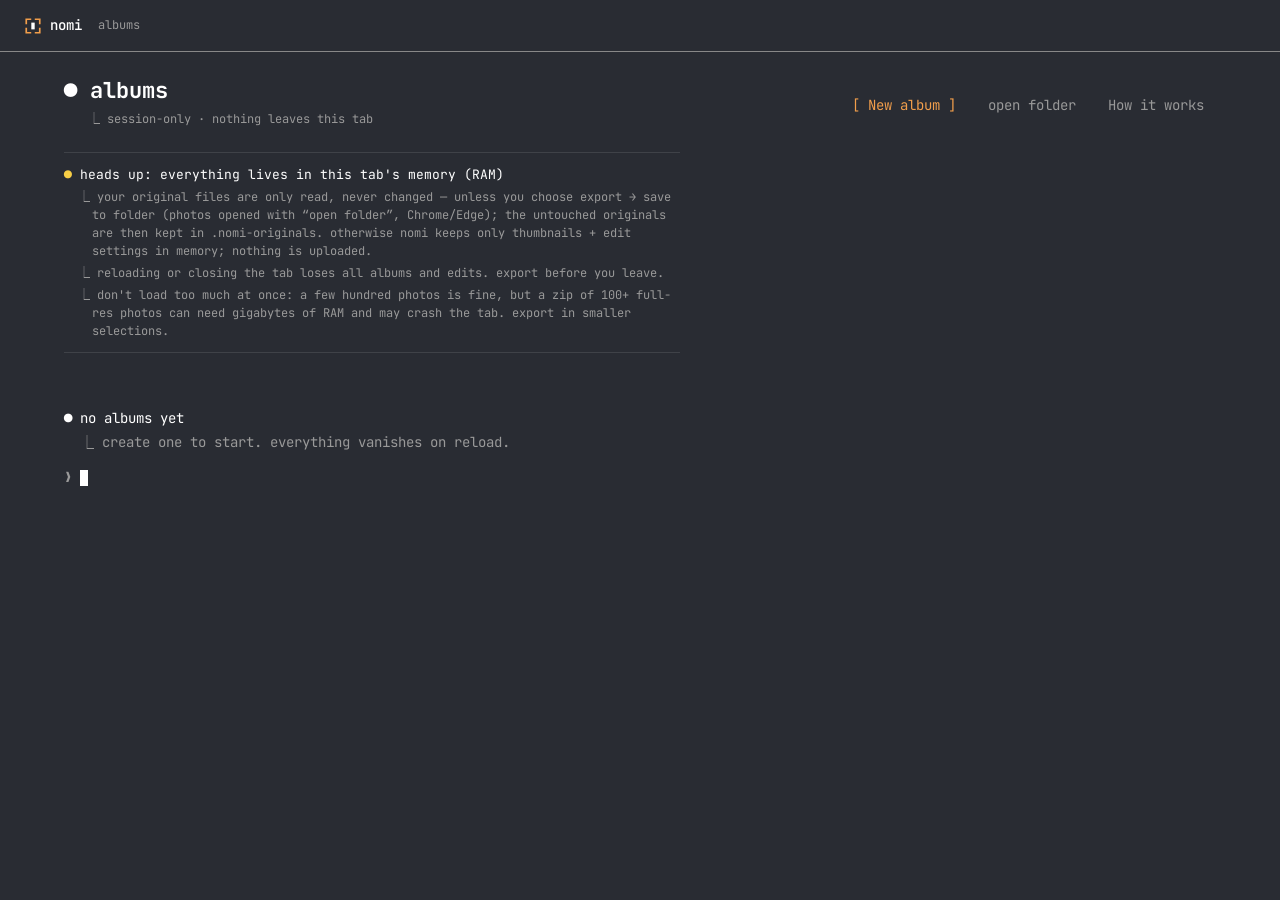
<file: index.html>
<!doctype html>
<html lang="en">
<head>
<meta charset="utf-8" />
<meta name="viewport" content="width=device-width, initial-scale=1, viewport-fit=cover" />
<meta name="color-scheme" content="dark" />
<meta name="theme-color" content="#292c33" />
<title>nomi · photo editor</title>
<link rel="icon" type="image/svg+xml" href="./assets/favicon.svg" />
<link rel="preconnect" href="https://fonts.googleapis.com"><link rel="preconnect" href="https://fonts.gstatic.com" crossorigin><link href="https://fonts.googleapis.com/css2?family=JetBrains+Mono:wght@400;500;700&display=swap" rel="stylesheet">
<link rel="stylesheet" href="./styles.css" />
</head>
<body>
<header class="topbar">
  <div class="brand">
    <svg class="brand-mark" viewBox="0 0 24 24" fill="none" aria-hidden="true"><path d="M3 8.5V3h5.5M15.5 3H21v5.5M21 15.5V21h-5.5M8.5 21H3v-5.5" stroke="var(--accent)" stroke-width="2.25" stroke-linecap="square"/><rect class="logo-cursor" x="9.75" y="7.5" width="4.5" height="9" fill="var(--ink)"/></svg>
    nomi
  </div>
  <span id="crumb" class="crumb">albums</span>
  <button id="btnDownloadAlbum" class="btn ghost hidden" aria-haspopup="menu">↓ export</button>
</header>

<main id="viewAlbums" class="view">
  <header class="page-head">
    <div class="page-titles">
      <h1 class="title">albums</h1>
      <p class="sub">session-only · nothing leaves this tab</p>
    </div>
    <div class="actions">
      <button id="btnNewAlbum" class="btn primary">New album</button>
      <button id="btnOpenFolder" class="btn ghost hidden" title="Make an album from a folder; edits can be saved back to it (Chrome/Edge)">open folder</button>
      <button id="btnDemo" class="btn ghost">How it works</button>
    </div>
  </header>
  <aside class="notice" role="note" aria-label="How nomi stores photos">
    <p class="t-line"><span class="warn" aria-hidden="true">●</span> heads up: everything lives in this tab's memory (RAM)</p>
    <p class="t-sub"><span class="elbow" aria-hidden="true">⎿</span> your original files are only read, never changed — unless you choose export → save to folder (photos opened with “open folder”, Chrome/Edge); the untouched originals are then kept in .nomi-originals. otherwise nomi keeps only thumbnails + edit settings in memory; nothing is uploaded.</p>
    <p class="t-sub"><span class="elbow" aria-hidden="true">⎿</span> reloading or closing the tab loses all albums and edits. export before you leave.</p>
    <p class="t-sub"><span class="elbow" aria-hidden="true">⎿</span> don't load too much at once: a few hundred photos is fine, but a zip of 100+ full-res photos can need gigabytes of RAM and may crash the tab. export in smaller selections.</p>
  </aside>
  <section id="albumGrid" class="album-grid" aria-label="Albums"></section>
  <section id="emptyAlbums" class="empty">
    <p class="t-line"><span class="dot" aria-hidden="true">●</span> no albums yet</p>
    <p class="t-sub"><span class="elbow" aria-hidden="true">⎿</span> create one to start. everything vanishes on reload.</p>
    <p class="t-prompt"><span class="chev" aria-hidden="true">❯</span> <span class="cursor" aria-hidden="true"></span></p>
  </section>
</main>

<main id="viewAlbum" class="view hidden">
  <header class="page-head">
    <div class="page-titles">
      <div class="prompt-line"><span class="chev" aria-hidden="true">❯</span><input id="albumName" class="album-name" value="" maxlength="60" aria-label="Album name" /></div>
      <div id="albumMeta" class="sub">0 photos</div>
    </div>
    <div class="actions">
      <label class="btn primary file-btn">Import photos<input id="fileInput" type="file" accept="image/*,.heic,.heif" multiple /></label>
      <button id="btnSelect" class="btn ghost">select</button>
      <button id="btnBackAlbums" class="btn ghost">‹ albums</button>
    </div>
  </header>
  <div id="dropHint" class="drop" role="button" tabindex="0"><span class="chev" aria-hidden="true">❯</span> <span class="long">drop images anywhere · or click to browse</span><span class="short">tap to add photos</span><span class="cursor" aria-hidden="true"></span></div>
  <div id="selectBar" class="select-bar hidden" role="toolbar" aria-label="Selection">
    <span class="chev" aria-hidden="true">❯</span>
    <span id="selCount" class="sel-count">0 selected</span>
    <button id="btnSelAll" class="btn ghost">select all</button>
    <button id="btnSelExport" class="btn primary" disabled>export selected</button>
    <button id="btnSelDelete" class="btn ghost danger" disabled>delete</button>
    <button id="btnSelDone" class="btn ghost">cancel</button>
  </div>
  <section id="photoGrid" class="photo-grid" aria-label="Photos"></section>
</main>

<main id="viewEditor" class="view editor hidden">
  <div class="ed-top">
    <button id="btnBackAlbum" class="btn ghost">Cancel</button>
    <div class="ed-history">
      <button id="btnUndo" class="btn ghost" aria-label="Undo" title="Undo (⌘Z)" disabled>↶</button>
      <button id="btnRedo" class="btn ghost" aria-label="Redo" title="Redo (⇧⌘Z)" disabled>↷</button>
      <button id="btnCompare" class="btn ghost compare" aria-pressed="false" aria-label="Show original" title="Original / edited (\)"><span class="cmp-glyph" aria-hidden="true">◐</span><span class="cmp-label">original</span></button>
    </div>
    <div id="edName" class="ed-name">photo.jpg</div>
    <div class="actions ed-actions">
      <button id="btnDuplicate" class="btn ghost">Duplicate</button>
      <button id="btnReset" class="btn ghost">Reset</button>
      <button id="btnDone" class="btn primary">Done</button>
    </div>
  </div>
  <section class="stage" aria-label="Photo stage">
    <div class="orig-badge" aria-hidden="true">original</div>
    <button id="btnPrev" class="nav-arrow prev" type="button" aria-label="Previous photo" title="Previous (←)">‹</button>
    <button id="btnNext" class="nav-arrow next" type="button" aria-label="Next photo" title="Next (→)">›</button>
    <div id="stageWrap" class="stage-wrap">
      <canvas id="glCanvas"></canvas>
      <div id="cropLayer" class="crop-layer hidden">
        <div id="cropBox" class="crop-box">
          <span class="h tl"></span><span class="h tr"></span><span class="h bl"></span><span class="h br"></span>
          <span class="h t"></span><span class="h r"></span><span class="h b"></span><span class="h l"></span>
        </div>
      </div>
      <div id="textLayer" class="text-layer hidden" aria-label="Text layers on the photo"></div>
    </div>
  </section>
  <section class="rail" aria-label="Editing tools">
    <div class="tabs" role="tablist" aria-label="Tool groups">
      <button id="tabAdjust" class="tab active" role="tab" aria-selected="true">adjust</button>
      <button id="tabFilters" class="tab" role="tab" aria-selected="false">filters</button>
      <button id="tabCrop" class="tab" role="tab" aria-selected="false">crop</button>
      <button id="tabText" class="tab" role="tab" aria-selected="false">text</button>
    </div>
    <div id="panelAdjust" class="adjust-list" role="tabpanel" aria-label="Adjustments"></div>
    <div id="panelFilters" class="filters-panel hidden" role="tabpanel" aria-label="Filters"></div>
    <div id="panelCrop" class="crop-panel hidden" role="tabpanel" aria-label="Crop tools">
      <div class="group">
        <div class="group-title">aspect</div>
        <div id="aspectRow" class="chips" role="group" aria-label="Aspect ratio"></div>
      </div>
      <div class="group">
        <div class="group-title">rotate</div>
        <div><button id="btnRot" class="btn ghost">⟲ 90°</button></div>
        <label class="slider straighten"><span><i>straighten</i> <b id="vStraighten">0°</b></span>
          <input id="inStraighten" type="range" min="-45" max="45" step="0.5" value="0" aria-label="Straighten" />
        </label>
      </div>
      <p class="hint">drag the box, its corners or its sides · it settles to fill the view · ⌘Z to undo</p>
    </div>
    <div id="panelText" class="text-panel hidden" role="tabpanel" aria-label="Text"></div>
    <div id="filmstrip" class="filmstrip" aria-label="Photos in album"></div>
  </section>
</main>

<div id="exportMenu" class="menu hidden" role="menu" aria-labelledby="exportTitle">
  <div id="exportTitle" class="menu-title">export</div>
  <button class="menu-item" role="menuitem" data-choice="folder"><span class="mi-label">save to folder</span><span class="mi-hint"></span></button>
  <button class="menu-item" role="menuitem" data-choice="zip"><span class="mi-label">download zip</span><span class="mi-hint">full-res copies · originals untouched</span></button>
</div>
<div id="toast" class="toast hidden" role="status"></div>
<script type="module" src="./src/app.js"></script>
</body>
</html>
</file>
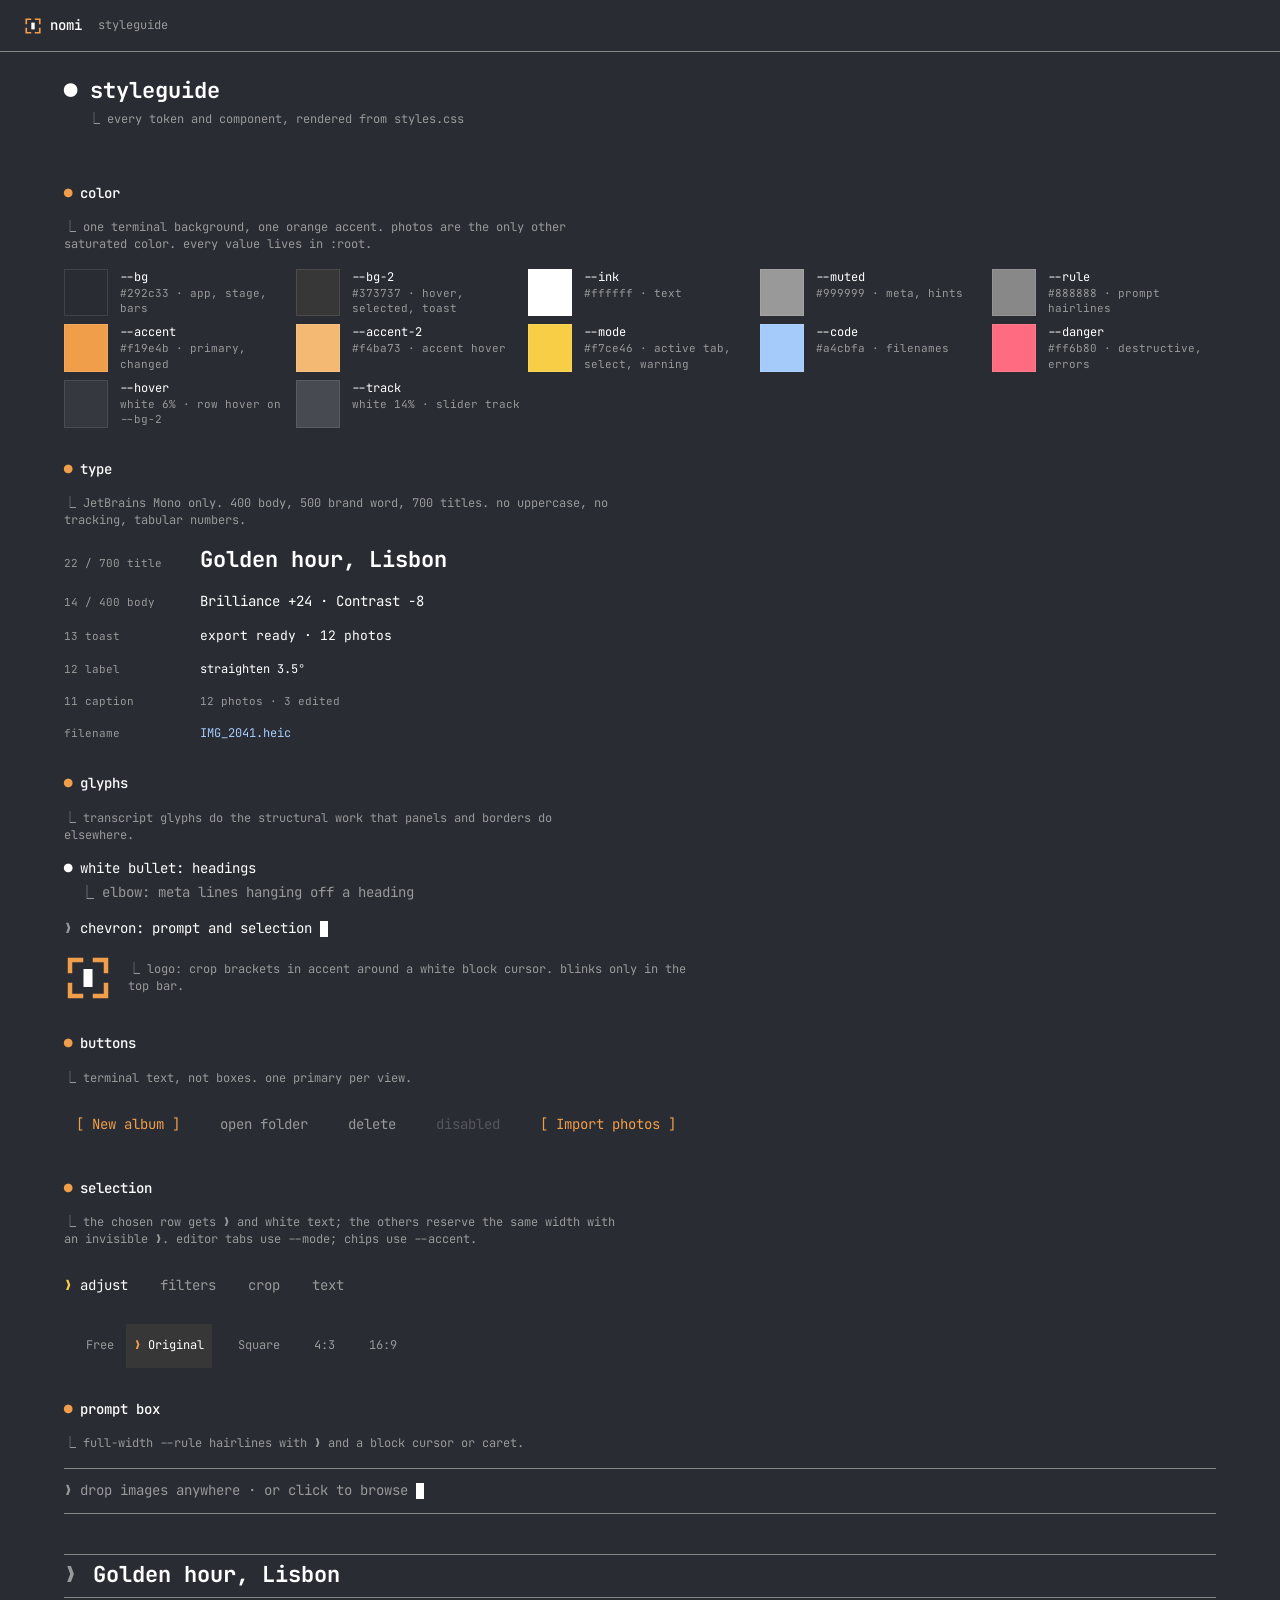
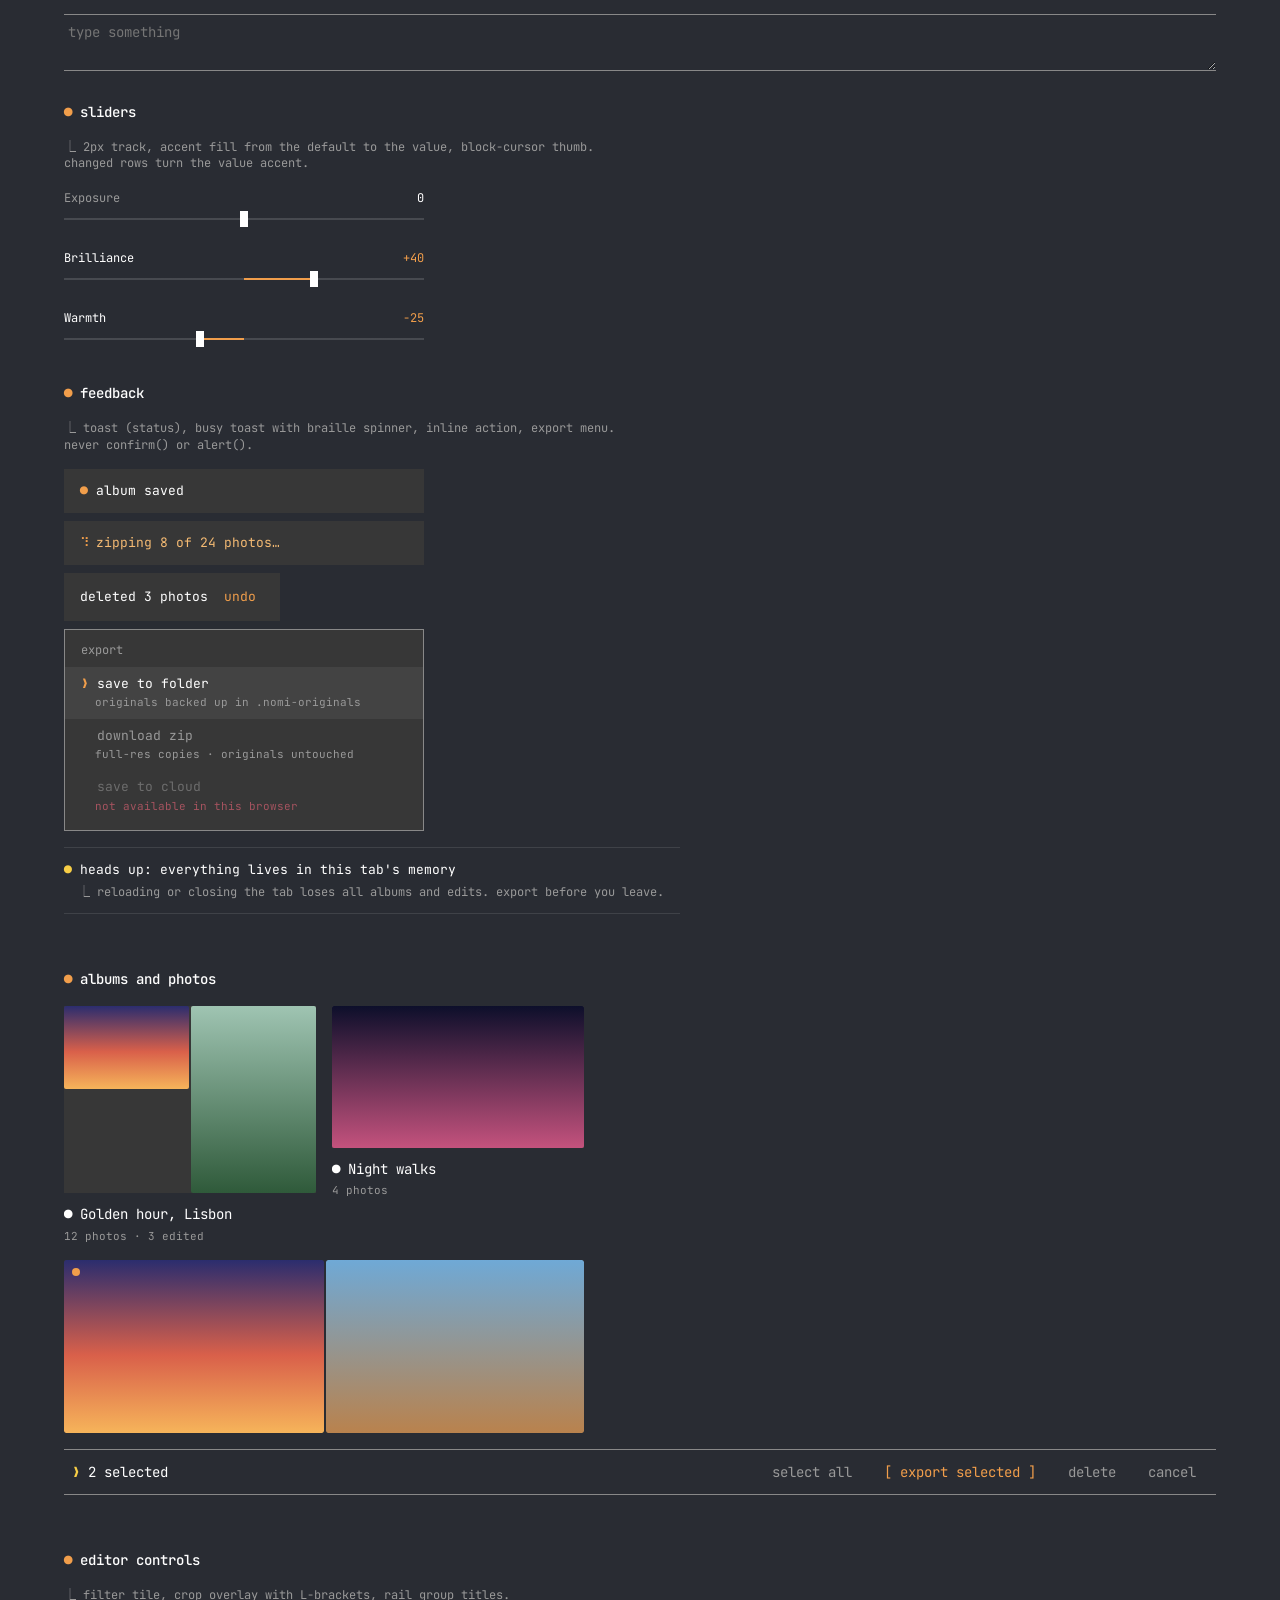
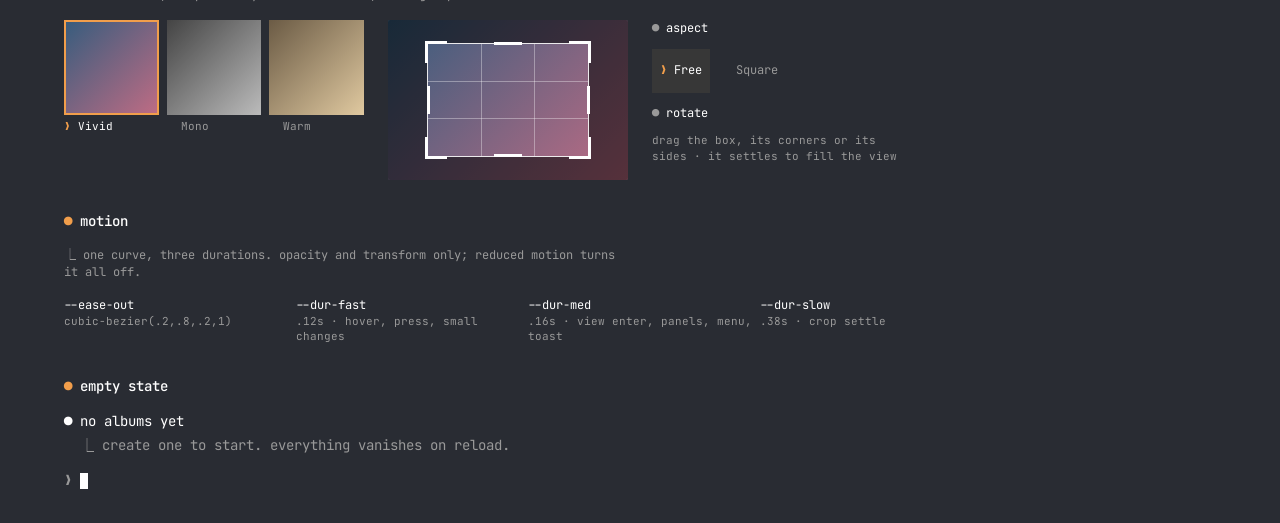
<file: styleguide.html>
<!doctype html>
<html lang="en">
<head>
<meta charset="utf-8" />
<meta name="viewport" content="width=device-width, initial-scale=1, viewport-fit=cover" />
<meta name="color-scheme" content="dark" />
<meta name="theme-color" content="#292c33" />
<meta name="robots" content="noindex" />
<title>nomi · styleguide</title>
<link rel="icon" type="image/svg+xml" href="./assets/favicon.svg" />
<link rel="preconnect" href="https://fonts.googleapis.com"><link rel="preconnect" href="https://fonts.gstatic.com" crossorigin><link href="https://fonts.googleapis.com/css2?family=JetBrains+Mono:wght@400;500;700&display=swap" rel="stylesheet">
<link rel="stylesheet" href="./styles.css" />
<style>
/* Specimen scaffolding only. Real components come from styles.css; nothing here ships in the app. */
.sg{display:flex;flex-direction:column;gap:var(--s6);padding-bottom:var(--s6)}
.sg section{display:flex;flex-direction:column;gap:var(--s4)}
.sg h2{font-size:14px;font-weight:500;color:var(--ink)}
.sg h2::before{content:"● ";white-space:pre;color:var(--accent)}
.sg .note{color:var(--muted);font-size:12px;max-width:80ch}
.sg .note::before{content:"⎿ ";white-space:pre}
.sg code{color:var(--code);font:inherit}
.sg .row{display:flex;flex-wrap:wrap;gap:var(--s4);align-items:center}
.sg .specimen{padding:var(--s4) 0;border-top:1px solid var(--line)}
.sw-grid{display:grid;grid-template-columns:repeat(auto-fill,minmax(200px,1fr));gap:var(--s2)}
.sw{display:flex;align-items:stretch;gap:var(--s3);min-height:var(--target);font-size:12px}
.sw i{flex:none;width:44px;border:1px solid var(--line)}
.sw b{display:block;font-weight:400;color:var(--ink)}
.sw span{display:block;color:var(--muted);font-size:11px}
.sg-photo{width:100%;min-width:0;max-width:520px;aspect-ratio:3/2;background:linear-gradient(180deg,#2b2d6e,#d9604a 55%,#f6b45a);border-radius:2px}
.sg-stack{display:flex;flex-direction:column;gap:var(--s2);max-width:360px}
.sg-stack .toast,.sg-stack .menu{position:static;transform:none;display:flex;max-width:100%;animation:none}
.sg-crop{position:relative;width:240px;height:160px;background:linear-gradient(135deg,#355c7d,#c06c84);border-radius:2px;overflow:hidden}
.sg-crop .crop-box{inset:24px 40px;cursor:default}
.sg-crop .crop-box .crop-grid{display:block}
.type-row{display:flex;align-items:baseline;gap:var(--s4);flex-wrap:wrap}
.type-row small{flex:0 0 120px;color:var(--muted);font-size:11px}
</style>
</head>
<body>
<header class="topbar">
  <div class="brand">
    <svg class="brand-mark" viewBox="0 0 24 24" fill="none" aria-hidden="true"><path d="M3 8.5V3h5.5M15.5 3H21v5.5M21 15.5V21h-5.5M8.5 21H3v-5.5" stroke="var(--accent)" stroke-width="2.25" stroke-linecap="square"/><rect class="logo-cursor" x="9.75" y="7.5" width="4.5" height="9" fill="var(--ink)"/></svg>
    nomi
  </div>
  <span class="crumb">styleguide</span>
</header>

<main class="view sg">
  <header class="page-head">
    <div class="page-titles">
      <h1 class="title">styleguide</h1>
      <p class="sub">every token and component, rendered from styles.css</p>
    </div>
  </header>

  <section id="color">
    <h2>color</h2>
    <p class="note">one terminal background, one orange accent. photos are the only other saturated color. every value lives in :root.</p>
    <div class="sw-grid">
      <div class="sw"><i style="background:var(--bg)"></i><div><b>--bg</b><span>#292c33 · app, stage, bars</span></div></div>
      <div class="sw"><i style="background:var(--bg-2)"></i><div><b>--bg-2</b><span>#373737 · hover, selected, toast</span></div></div>
      <div class="sw"><i style="background:var(--ink)"></i><div><b>--ink</b><span>#ffffff · text</span></div></div>
      <div class="sw"><i style="background:var(--muted)"></i><div><b>--muted</b><span>#999999 · meta, hints</span></div></div>
      <div class="sw"><i style="background:var(--rule)"></i><div><b>--rule</b><span>#888888 · prompt hairlines</span></div></div>
      <div class="sw"><i style="background:var(--accent)"></i><div><b>--accent</b><span>#f19e4b · primary, changed</span></div></div>
      <div class="sw"><i style="background:var(--accent-2)"></i><div><b>--accent-2</b><span>#f4ba73 · accent hover</span></div></div>
      <div class="sw"><i style="background:var(--mode)"></i><div><b>--mode</b><span>#f7ce46 · active tab, select, warning</span></div></div>
      <div class="sw"><i style="background:var(--code)"></i><div><b>--code</b><span>#a4cbfa · filenames</span></div></div>
      <div class="sw"><i style="background:var(--danger)"></i><div><b>--danger</b><span>#ff6b80 · destructive, errors</span></div></div>
      <div class="sw"><i style="background:var(--hover)"></i><div><b>--hover</b><span>white 6% · row hover on --bg-2</span></div></div>
      <div class="sw"><i style="background:var(--track)"></i><div><b>--track</b><span>white 14% · slider track</span></div></div>
    </div>
  </section>

  <section id="type">
    <h2>type</h2>
    <p class="note">JetBrains Mono only. 400 body, 500 brand word, 700 titles. no uppercase, no tracking, tabular numbers.</p>
    <div class="type-row"><small>22 / 700 title</small><span style="font-size:22px;font-weight:700">Golden hour, Lisbon</span></div>
    <div class="type-row"><small>14 / 400 body</small><span>Brilliance +24 · Contrast −8</span></div>
    <div class="type-row"><small>13 toast</small><span style="font-size:13px">export ready · 12 photos</span></div>
    <div class="type-row"><small>12 label</small><span style="font-size:12px">straighten 3.5°</span></div>
    <div class="type-row"><small>11 caption</small><span style="font-size:11px;color:var(--muted)">12 photos · 3 edited</span></div>
    <div class="type-row"><small>filename</small><span style="font-size:12px;color:var(--code)">IMG_2041.heic</span></div>
  </section>

  <section id="glyphs">
    <h2>glyphs</h2>
    <p class="note">transcript glyphs do the structural work that panels and borders do elsewhere.</p>
    <div class="empty" style="padding:0">
      <p class="t-line"><span class="dot" aria-hidden="true">●</span> white bullet: headings</p>
      <p class="t-sub"><span class="elbow" aria-hidden="true">⎿</span> elbow: meta lines hanging off a heading</p>
      <p class="t-prompt"><span class="chev" aria-hidden="true">❯</span> chevron: prompt and selection <span class="cursor" aria-hidden="true"></span></p>
    </div>
    <div class="row">
      <svg class="brand-mark" style="width:48px;height:48px" viewBox="0 0 24 24" fill="none" role="img" aria-label="nomi logo"><path d="M3 8.5V3h5.5M15.5 3H21v5.5M21 15.5V21h-5.5M8.5 21H3v-5.5" stroke="var(--accent)" stroke-width="2.25" stroke-linecap="square"/><rect x="9.75" y="7.5" width="4.5" height="9" fill="var(--ink)"/></svg>
      <span class="note" style="padding:0">logo: crop brackets in accent around a white block cursor. blinks only in the top bar.</span>
    </div>
  </section>

  <section id="buttons">
    <h2>buttons</h2>
    <p class="note">terminal text, not boxes. one primary per view.</p>
    <div class="row">
      <button class="btn primary">New album</button>
      <button class="btn ghost">open folder</button>
      <button class="btn ghost danger">delete</button>
      <button class="btn ghost" disabled>disabled</button>
      <label class="btn primary file-btn">Import photos<input type="file" aria-label="Import photos" /></label>
    </div>
  </section>

  <section id="selection">
    <h2>selection</h2>
    <p class="note">the chosen row gets ❯ and white text; the others reserve the same width with an invisible ❯. editor tabs use --mode; chips use --accent.</p>
    <div class="tabs" role="tablist" aria-label="Tabs specimen">
      <button class="tab active" role="tab" aria-selected="true">adjust</button>
      <button class="tab" role="tab" aria-selected="false">filters</button>
      <button class="tab" role="tab" aria-selected="false">crop</button>
      <button class="tab" role="tab" aria-selected="false">text</button>
    </div>
    <div class="chips" role="group" aria-label="Chips specimen">
      <button class="chip">Free</button><button class="chip active">Original</button><button class="chip">Square</button><button class="chip">4:3</button><button class="chip">16:9</button>
    </div>
  </section>

  <section id="prompt">
    <h2>prompt box</h2>
    <p class="note">full-width --rule hairlines with ❯ and a block cursor or caret.</p>
    <div id="dropHint" class="drop" role="button" tabindex="0"><span class="chev" aria-hidden="true">❯</span> <span class="long">drop images anywhere · or click to browse</span><span class="short">tap to add photos</span><span class="cursor" aria-hidden="true"></span></div>
    <div class="prompt-line" style="border-top-color:var(--rule);border-bottom-color:var(--rule)"><span class="chev">❯</span><input class="album-name" value="Golden hour, Lisbon" aria-label="Album name specimen" /></div>
    <div class="tx-input"><textarea rows="2" aria-label="Text box specimen" placeholder="type something"></textarea></div>
  </section>

  <section id="sliders">
    <h2>sliders</h2>
    <p class="note">2px track, accent fill from the default to the value, block-cursor thumb. changed rows turn the value accent.</p>
    <div class="adjust-list" style="max-width:360px">
      <label class="slider"><span><i>Exposure</i> <b>0</b></span><input type="range" min="-100" max="100" value="0" aria-label="Exposure" /></label>
      <label class="slider changed"><span><i>Brilliance</i> <b>+40</b></span><input type="range" min="-100" max="100" value="40" style="--lo:50%;--hi:70%" aria-label="Brilliance" /></label>
      <label class="slider changed"><span><i>Warmth</i> <b>−25</b></span><input type="range" min="-100" max="100" value="-25" style="--lo:37.5%;--hi:50%" aria-label="Warmth" /></label>
    </div>
  </section>

  <section id="feedback">
    <h2>feedback</h2>
    <p class="note">toast (status), busy toast with braille spinner, inline action, export menu. never confirm() or alert().</p>
    <div class="sg-stack">
      <div class="toast">album saved</div>
      <div class="toast busy"><span class="spin">⠹</span>zipping 8 of 24 photos…</div>
      <div class="toast">deleted 3 photos<button class="toast-action">undo</button></div>
      <div class="menu" role="menu" aria-label="Export menu specimen">
        <div class="menu-title">export</div>
        <button class="menu-item active" role="menuitem"><span class="mi-label">save to folder</span><span class="mi-hint">originals backed up in .nomi-originals</span></button>
        <button class="menu-item" role="menuitem"><span class="mi-label">download zip</span><span class="mi-hint">full-res copies · originals untouched</span></button>
        <button class="menu-item" role="menuitem" aria-disabled="true"><span class="mi-label">save to cloud</span><span class="mi-hint">not available in this browser</span></button>
      </div>
    </div>
    <aside class="notice" role="note">
      <p class="t-line"><span class="warn" aria-hidden="true">●</span> heads up: everything lives in this tab's memory</p>
      <p class="t-sub"><span class="elbow" aria-hidden="true">⎿</span> reloading or closing the tab loses all albums and edits. export before you leave.</p>
    </aside>
  </section>

  <section id="albums">
    <h2>albums and photos</h2>
    <div class="album-grid" style="max-width:520px">
      <div class="album-card"><div class="thumbs"><div class="sg-photo" style="flex:1;aspect-ratio:3/2"></div><div class="sg-photo" style="flex:1;aspect-ratio:2/3;background:linear-gradient(180deg,#9fc4b2,#2f5a3a)"></div></div><h3>Golden hour, Lisbon</h3><div class="meta">12 photos · 3 edited</div></div>
      <div class="album-card"><div class="thumbs"><div class="sg-photo" style="flex:1;aspect-ratio:16/9;background:linear-gradient(180deg,#0d0f2b,#c4527d)"></div></div><h3>Night walks</h3><div class="meta">4 photos</div></div>
    </div>
    <div class="photo-grid" style="max-width:520px">
      <div class="photo-row">
        <div class="photo-card edited" style="width:260px;height:173px"><div class="sg-photo" style="height:100%"></div><span class="nm">IMG_2041.jpg</span><span class="card-actions"><button class="dup">⧉ duplicate</button><button class="del" aria-label="Delete">✕</button></span></div>
        <div class="photo-card" style="width:258px;height:173px"><div class="sg-photo" style="height:100%;background:linear-gradient(180deg,#6fa9d6,#b9824d)"></div></div>
      </div>
    </div>
    <div class="select-bar" style="position:static"><span class="chev">❯</span><span class="sel-count">2 selected</span><button class="btn ghost">select all</button><button class="btn primary">export selected</button><button class="btn ghost danger">delete</button><button class="btn ghost">cancel</button></div>
  </section>

  <section id="editor">
    <h2>editor controls</h2>
    <p class="note">filter tile, crop overlay with L-brackets, rail group titles.</p>
    <div class="row" style="align-items:flex-start;gap:var(--s5)">
      <div class="filter-row" style="width:300px">
        <button class="filter active"><span class="filter-thumb" style="background:linear-gradient(135deg,#355c7d,#c06c84)"></span><span class="filter-name">Vivid</span></button>
        <button class="filter"><span class="filter-thumb" style="background:linear-gradient(135deg,#444,#bbb)"></span><span class="filter-name">Mono</span></button>
        <button class="filter"><span class="filter-thumb" style="background:linear-gradient(135deg,#6b5b45,#e0c9a0)"></span><span class="filter-name">Warm</span></button>
      </div>
      <div class="sg-crop"><div class="crop-box"><span class="crop-grid"></span><span class="h tl"></span><span class="h tr"></span><span class="h bl"></span><span class="h br"></span><span class="h t"></span><span class="h r"></span><span class="h b"></span><span class="h l"></span></div></div>
      <div class="group" style="width:260px"><div class="group-title">aspect</div><div class="chips"><button class="chip active">Free</button><button class="chip">Square</button></div><div class="group-title">rotate</div><p class="hint">drag the box, its corners or its sides · it settles to fill the view</p></div>
    </div>
  </section>

  <section id="motion">
    <h2>motion</h2>
    <p class="note">one curve, three durations. opacity and transform only; reduced motion turns it all off.</p>
    <div class="sw-grid">
      <div class="sw"><div><b>--ease-out</b><span>cubic-bezier(.2,.8,.2,1)</span></div></div>
      <div class="sw"><div><b>--dur-fast</b><span>.12s · hover, press, small changes</span></div></div>
      <div class="sw"><div><b>--dur-med</b><span>.16s · view enter, panels, menu, toast</span></div></div>
      <div class="sw"><div><b>--dur-slow</b><span>.38s · crop settle</span></div></div>
    </div>
  </section>

  <section id="empty">
    <h2>empty state</h2>
    <div class="empty" style="padding:0">
      <p class="t-line"><span class="dot" aria-hidden="true">●</span> no albums yet</p>
      <p class="t-sub"><span class="elbow" aria-hidden="true">⎿</span> create one to start. everything vanishes on reload.</p>
      <p class="t-prompt"><span class="chev" aria-hidden="true">❯</span> <span class="cursor" aria-hidden="true"></span></p>
    </div>
  </section>
</main>
</body>
</html>
</file>
<file: styles.css>
/* nomi — Claude Code in Ghostty. JetBrains Mono, one orange accent, glyphs as structure.
   See .agents/skills/nomi-design/SKILL.md before editing. */

:root{
  /* Sampled from the user's Ghostty + Claude Code window. */
  --bg:#292c33;
  --bg-2:#373737;
  --ink:#ffffff;
  --muted:#999999;
  --rule:#888888;
  --line:rgba(255,255,255,.10);
  --track:rgba(255,255,255,.14);
  --accent:#f19e4b;
  --accent-2:#f4ba73;
  --danger:#ff6b80; /* Claude Code error red */
  --code:#a4cbfa; /* paths / inline code in the terminal; used for photo filenames */
  --mode:#f7ce46;
  --hover:rgba(255,255,255,.06); /* row hover on top of --bg-2 */
  --scrim:rgba(0,0,0,.6);
  --veil:rgba(41,44,51,.72); /* --bg at 72%: arrows floating over the photo */
  --check:rgba(0,0,0,.35); /* unselected checkbox ground over a photo */
  /* Crop overlay (unchanged). */
  --white:#ffffff;
  --crop-dim:rgba(0,0,0,.55);
  --crop-edge:rgba(255,255,255,.9);
  --crop-grid:rgba(255,255,255,.35);

  /* Motion: one curve, three durations. Animate opacity and transform only. */
  --ease-out:cubic-bezier(.2,.8,.2,1);
  --dur-fast:.12s; /* hover, press, small state changes */
  --dur-med:.16s; /* view enter, panels, menu, toast, inspect zoom */
  --dur-slow:.38s; /* crop settle */

  --s1:4px; --s2:8px; --s3:12px; --s4:16px; --s5:24px; --s6:32px;
  --bar:52px;
  --target:44px;
  --font:"JetBrains Mono",ui-monospace,"SF Mono",Menlo,monospace;
  color-scheme:dark;
}

*,*::before,*::after{box-sizing:border-box}
html{-webkit-text-size-adjust:100%}
/* Thin tokenized scrollbars (rail, filmstrip, filter strip). */
*{scrollbar-width:thin;scrollbar-color:var(--rule) transparent}
body{
  margin:0;
  min-height:100dvh;
  background:var(--bg);
  color:var(--ink);
  font-family:var(--font);
  font-size:14px;
  font-weight:400;
  line-height:1.4;
  -webkit-font-smoothing:antialiased;
  -moz-osx-font-smoothing:grayscale;
  text-rendering:optimizeLegibility;
  font-variant-numeric:tabular-nums;
  font-feature-settings:"tnum" 1;
}
h1,h2,h3,p{margin:0}
button,input{font:inherit;color:inherit}
input,textarea{caret-color:var(--ink);caret-shape:block}

.hidden{display:none !important}
:focus-visible{outline:1px solid var(--accent);outline-offset:2px}

/* ---------- Glyphs ---------- */
.chev{color:var(--muted)}
.dot{color:var(--ink)}
.elbow{color:var(--muted)}
::selection{background:var(--accent);color:var(--bg)}
.cursor{
  display:inline-block;width:8px;height:16px;
  vertical-align:text-bottom;
  background:var(--ink);
  animation:blink 1s steps(1) infinite;
}
@keyframes blink{50%{opacity:0}}
/* Enter animations run whenever an element goes from .hidden (display:none) to shown. */
@keyframes fade-in{from{opacity:0}}
@keyframes rise-in{from{opacity:0;transform:translateY(6px)}}
@keyframes pop-in{from{opacity:0;transform:scale(.6)}}
@keyframes photo-in{from{opacity:.3}}
@keyframes toast-in{from{opacity:0;transform:translate(-50%,8px)}}

/* ---------- Buttons: terminal text, not boxes ---------- */
.btn,.tab,.chip{
  min-height:var(--target);
  cursor:pointer;
  -webkit-tap-highlight-color:transparent;
}
.btn{
  display:inline-flex;align-items:center;justify-content:center;
  padding:0 var(--s3);
  border:0;border-radius:0;
  background:transparent;
  color:var(--muted);
  font-size:14px;
  white-space:nowrap;
  transition:background-color var(--dur-fast) var(--ease-out),color var(--dur-fast) var(--ease-out),opacity var(--dur-fast) var(--ease-out);
}
.btn:hover{background:var(--bg-2);color:var(--ink)}
.btn.primary{color:var(--accent)}
.btn.primary::before{content:"[ ";white-space:pre}
.btn.primary::after{content:" ]";white-space:pre}
.btn.primary:hover{background:var(--bg-2);color:var(--accent-2)}
.btn:active{opacity:.7}

/* Import: the real file input covers the whole button. */
.file-btn{position:relative;overflow:hidden}
.file-btn input{position:absolute;inset:0;width:100%;height:100%;opacity:0;cursor:pointer;font-size:16px}

/* ---------- Global top bar ---------- */
.topbar{
  position:sticky;top:0;z-index:5;
  display:flex;align-items:center;gap:var(--s4);
  height:var(--bar);
  padding:0 var(--s5);
  background:var(--bg);
  border-bottom:1px solid var(--rule);
}
body:has(#viewEditor:not(.hidden)) .topbar{display:none}
.brand{display:flex;align-items:center;gap:var(--s2);font-size:14px;font-weight:500;color:var(--ink);white-space:nowrap}
.brand-mark{width:18px;height:18px;flex:none}
.logo-cursor{animation:blink 1s steps(1) infinite}
.crumb{
  flex:1;min-width:0;
  color:var(--muted);font-size:12px;
  white-space:nowrap;overflow:hidden;text-overflow:ellipsis;
}
.topbar .btn{margin-left:auto}

/* ---------- Views ---------- */
.view{max-width:1200px;margin:0 auto;padding:var(--s5)}
/* View change: a short fade + 6px rise. The editor only fades (its stage is measured on open). */
.view:not(.hidden){animation:rise-in var(--dur-med) var(--ease-out)}
.view.editor:not(.hidden){animation:fade-in var(--dur-med) var(--ease-out)}

.page-head{
  display:flex;flex-wrap:wrap;align-items:flex-end;justify-content:space-between;
  gap:var(--s4);
  padding-bottom:var(--s5);
}
.page-titles{flex:1 1 240px;min-width:0;display:flex;flex-direction:column;gap:var(--s1)}
.title{font-size:22px;font-weight:700;line-height:1.4}
.title::before{content:"● ";white-space:pre;color:var(--ink)}
/* Secondary/meta lines hang off the heading with ⎿ (text is set by JS). */
.sub{color:var(--muted);font-size:12px;padding-left:var(--s5)}
.sub::before{content:"⎿ ";white-space:pre;color:var(--muted)}
.actions{display:flex;flex-wrap:wrap;gap:var(--s2);align-items:center}

/* Albums */
.album-grid{
  display:grid;
  grid-template-columns:repeat(auto-fill,minmax(220px,1fr));
  gap:var(--s5) var(--s4);
  align-items:start;
}
.album-card{
  display:flex;flex-direction:column;gap:var(--s1);
  cursor:pointer;
  min-height:var(--target);
  -webkit-tap-highlight-color:transparent;
}
.album-card .thumbs{
  display:flex;gap:2px;align-items:flex-start;
  margin-bottom:var(--s2);
  min-height:var(--target);
  background:var(--bg-2);
}
.album-card .thumbs img{
  flex:1 1 0;min-width:0;
  display:block;height:auto;
  object-fit:contain;
  border-radius:2px;
}
.album-card h3{
  transition:color var(--dur-fast) var(--ease-out);
  font-size:14px;font-weight:400;color:var(--ink);
  white-space:nowrap;overflow:hidden;text-overflow:ellipsis;
}
.album-card h3::before{content:"● ";white-space:pre;color:var(--ink)}
.album-card:hover h3{color:var(--accent)}
.album-card:active h3{color:var(--accent-2)}
.album-card .meta{color:var(--muted);font-size:11px}

/* Empty state: a Claude Code transcript. */
.empty{padding:var(--s6) 0;display:flex;flex-direction:column;gap:var(--s1);font-size:14px}
.t-line{color:var(--ink)}
.t-sub{color:var(--muted);padding-left:2ch}
.t-prompt{color:var(--ink);margin-top:var(--s3)}
/* Memory notice on the albums page: Claude Code's yellow warning bullet + ⎿ detail lines. */
.notice{
  display:flex;flex-direction:column;gap:var(--s1);
  margin:0 0 var(--s5);padding:var(--s3) 0;
  border-top:1px solid var(--line);border-bottom:1px solid var(--line);
  font-size:12px;line-height:1.5;max-width:88ch;
}
.notice .t-line{font-size:13px}
.notice .warn{color:var(--mode)}
.notice .t-sub{padding-left:2ch;text-indent:-2ch;margin-left:2ch}

/* Album detail: the name is a Claude Code prompt line. */
.prompt-line{
  display:flex;align-items:center;gap:var(--s3);
  min-height:var(--target);
  border-top:1px solid transparent;border-bottom:1px solid transparent;
  font-size:22px;
}
.prompt-line:focus-within{border-top-color:var(--rule);border-bottom-color:var(--rule)}
.prompt-line:focus-within .chev{color:var(--ink)}
.album-name{
  flex:1;width:100%;min-width:0;
  font-size:22px;font-weight:700;line-height:1.4;color:var(--ink);
  padding:0 var(--s1);
  border:0;border-radius:0;
  background:transparent;
  outline:none;
  caret-color:var(--ink);caret-shape:block;
  transition:background-color var(--dur-fast) var(--ease-out);
}
.album-name:hover{background:var(--bg-2)}
.album-name:focus,.album-name:focus-visible{background:var(--bg-2);outline:none}

.drop{
  display:block;
  min-height:var(--target);
  margin-bottom:var(--s5);
  padding:var(--s3) 0;
  border-top:1px solid var(--rule);border-bottom:1px solid var(--rule);
  color:var(--muted);font-size:14px;
  cursor:pointer;
}
.drop{transition:color var(--dur-fast) var(--ease-out)}
.drop:hover{color:var(--ink)}
.drop:active{color:var(--accent-2)}
.drop .cursor{margin-left:var(--s2)}
.drop .short{display:none}
@media (max-width:599px){.drop .long{display:none}.drop .short{display:inline}}

.photo-grid{display:flex;flex-direction:column;gap:2px;min-width:0}
.photo-row{display:flex;gap:2px;overflow:hidden}
.photo-card{position:relative;flex:none;overflow:hidden;cursor:pointer;background:var(--bg-2);border-radius:2px}
.photo-card img{
  display:block;width:100%;height:100%;object-fit:cover;
  /* Loaded thumbs fade in (JS adds .loaded; --i staggers the first 12 new cards). */
  opacity:0;
  transition:opacity var(--dur-med) var(--ease-out),transform var(--dur-slow) var(--ease-out);
}
.photo-card img.loaded{opacity:1}
@media (hover:hover){.photo-card:not(:active):hover img{transform:scale(1.02)}}
/* Name + card actions appear on hover/focus; actions always visible on touch screens. */
.photo-card .nm,.photo-card .card-actions{position:absolute;opacity:0;transition:opacity var(--dur-fast) var(--ease-out)}
.photo-card .nm{
  left:0;right:0;bottom:0;
  padding:var(--s4) var(--s2) var(--s2);
  background:linear-gradient(transparent,var(--scrim));
  color:var(--code);font-size:11px;
  white-space:nowrap;overflow:hidden;text-overflow:ellipsis;
  pointer-events:none;
}
.photo-card .card-actions{top:var(--s2);right:var(--s2);display:flex;gap:2px}
.card-actions button{
  min-width:32px;min-height:32px;padding:0 var(--s2);
  border:0;border-radius:0;
  background:var(--bg-2);color:var(--ink);
  font:inherit;font-size:13px;cursor:pointer;
  transition:color var(--dur-fast) var(--ease-out);
}
.card-actions button:active{color:var(--accent-2)}
.card-actions .dup:hover{color:var(--accent)}
.card-actions .del:hover{color:var(--danger)}
.photo-card:hover .nm,.photo-card:hover .card-actions,.photo-card:focus-within .card-actions{opacity:1}
@media (hover:none){.photo-card .card-actions{opacity:1}}
.photo-card.edited::after{
  content:'';
  position:absolute;top:var(--s2);left:var(--s2);
  width:8px;height:8px;border-radius:50%;
  background:var(--accent);
}
/* The card you just left the editor from: 2px accent outline that fades (JS drops the class after
   1.4s; with reduced motion there is no fade, the outline just disappears). */
.photo-card.just-edited{outline:2px solid var(--accent);outline-offset:-2px;animation:found 1.4s ease-out forwards}
@keyframes found{0%,55%{outline-color:var(--accent)}100%{outline-color:transparent}}

/* ---------- Editor ---------- */
.view.editor{
  max-width:none;margin:0;padding:0;
  height:100dvh;
  display:grid;
  grid-template-columns:1fr clamp(280px,28vw,360px);
  grid-template-rows:var(--bar) minmax(0,1fr);
  overflow:hidden;
}
.ed-top{
  grid-column:1 / -1;
  display:flex;align-items:center;gap:var(--s3);
  height:var(--bar);
  padding:0 var(--s5);
  border-bottom:1px solid var(--rule);
  background:var(--bg);
}
.ed-name{
  flex:1;min-width:0;
  color:var(--code);font-size:12px;text-align:center;
  white-space:nowrap;overflow:hidden;text-overflow:ellipsis;
}
.ed-actions{flex-wrap:nowrap}

.stage{position:relative;min-width:0;min-height:0;background:var(--bg)}
.stage::after{
  content:'';
  position:absolute;top:0;bottom:0;right:0;
  width:140px;
  /* Eased ramp (smoothstep-like) so there is no visible band where the fade meets the rail. */
  --fe:var(--edge-soft,var(--bg));
  background:linear-gradient(90deg,
    transparent,
    color-mix(in srgb,var(--fe) 6%,transparent) 20%,
    color-mix(in srgb,var(--fe) 22%,transparent) 40%,
    color-mix(in srgb,var(--fe) 50%,transparent) 60%,
    color-mix(in srgb,var(--fe) 80%,transparent) 80%,
    color-mix(in srgb,var(--fe) 95%,transparent) 92%,
    var(--fe));
  pointer-events:none;
  z-index:1;
}
.stage-wrap{
  position:relative;
  width:100%;height:100%;
  display:flex;align-items:center;justify-content:center;
  overflow:hidden;
  padding:var(--s5);
  background:var(--bg);
}
#glCanvas{display:block;max-width:100%;max-height:100%;flex:none}
#glCanvas.photo-in{animation:photo-in var(--dur-med) var(--ease-out)}

.crop-layer{position:absolute;z-index:2}
.crop-box{
  position:absolute;
  box-shadow:0 0 0 9999px var(--crop-dim);
  outline:calc(1px * var(--inv,1)) solid var(--crop-edge);
  transition:box-shadow var(--dur-med) var(--ease-out);
  cursor:move;
  touch-action:none;
}
.crop-grid{
  --gw:calc(.5px * var(--inv,1));
  position:absolute;inset:0;
  pointer-events:none;
  background:
    linear-gradient(to right,transparent calc(33.333% - var(--gw)),var(--crop-grid) calc(33.333% - var(--gw)),var(--crop-grid) calc(33.333% + var(--gw)),transparent calc(33.333% + var(--gw)),transparent calc(66.666% - var(--gw)),var(--crop-grid) calc(66.666% - var(--gw)),var(--crop-grid) calc(66.666% + var(--gw)),transparent calc(66.666% + var(--gw))),
    linear-gradient(to bottom,transparent calc(33.333% - var(--gw)),var(--crop-grid) calc(33.333% - var(--gw)),var(--crop-grid) calc(33.333% + var(--gw)),transparent calc(33.333% + var(--gw)),transparent calc(66.666% - var(--gw)),var(--crop-grid) calc(66.666% - var(--gw)),var(--crop-grid) calc(66.666% + var(--gw)),transparent calc(66.666% + var(--gw)));
}
.crop-box .h{
  /* --hs (set on .crop-box by crop.js): hit-area size in SCREEN px, 44 unless the box is tiny so corners never overlap */
  position:absolute;
  width:var(--hs,44px);height:var(--hs,44px);
  touch-action:none;
  z-index:1;
  /* Keep brackets and hit areas screen-sized while the crop view is zoomed. */
  transform:scale(var(--inv,1));
}
.crop-box .h::before{
  content:'';
  position:absolute;
  width:22px;height:22px;
  border:0 solid var(--white);
  pointer-events:none; /* bars/brackets are visual only: they must never steal a corner grab */
}
.h.tl{top:calc(var(--hs,44px) / -2);left:calc(var(--hs,44px) / -2);cursor:nwse-resize}
.h.tr{top:calc(var(--hs,44px) / -2);right:calc(var(--hs,44px) / -2);cursor:nesw-resize}
.h.bl{bottom:calc(var(--hs,44px) / -2);left:calc(var(--hs,44px) / -2);cursor:nesw-resize}
.h.br{bottom:calc(var(--hs,44px) / -2);right:calc(var(--hs,44px) / -2);cursor:nwse-resize}
/* Bracket's outer edge sits 3px outside the crop corner (hit-area centre = corner). */
.h.tl::before{top:calc(var(--hs,44px) / 2 - 3px);left:calc(var(--hs,44px) / 2 - 3px);border-top-width:3px;border-left-width:3px}
.h.tr::before{top:calc(var(--hs,44px) / 2 - 3px);right:calc(var(--hs,44px) / 2 - 3px);border-top-width:3px;border-right-width:3px}
.h.bl::before{bottom:calc(var(--hs,44px) / 2 - 3px);left:calc(var(--hs,44px) / 2 - 3px);border-bottom-width:3px;border-left-width:3px}
.h.br::before{bottom:calc(var(--hs,44px) / 2 - 3px);right:calc(var(--hs,44px) / 2 - 3px);border-bottom-width:3px;border-right-width:3px}

/* Handles fade in when the crop tab opens. */
.crop-layer:not(.hidden) .crop-box .h{animation:fade-in var(--dur-med) var(--ease-out)}

/* Edge handles: --hs thick hit strips between the corner hit areas (corners win, they paint later);
   a short white 3px bar marks each side. Length compensates --inv so the strip ends at the corner zones. */
.h.t,.h.b,.h.l,.h.r{--len:calc((100% - var(--hs,44px) * var(--inv,1)) / var(--inv,1))}
.h.t,.h.b{left:50%;top:calc(var(--hs,44px) / -2);width:var(--len);height:var(--hs,44px);transform:translateX(-50%) scale(var(--inv,1));cursor:ns-resize}
.h.b{top:auto;bottom:calc(var(--hs,44px) / -2)}
.h.l,.h.r{top:50%;left:calc(var(--hs,44px) / -2);height:var(--len);width:var(--hs,44px);transform:translateY(-50%) scale(var(--inv,1));cursor:ew-resize}
.h.r{left:auto;right:calc(var(--hs,44px) / -2)}
.h.t::before,.h.b::before{width:28px;height:0;left:calc(50% - 14px);top:calc(50% - 1.5px);border-top-width:3px}
.h.l::before,.h.r::before{height:28px;width:0;top:calc(50% - 14px);left:calc(50% - 1.5px);border-left-width:3px}

.rail{
  min-width:0;min-height:0;
  display:flex;flex-direction:column;gap:var(--s5);
  padding:var(--s5);
  overflow-y:auto;
  background:var(--edge-soft,var(--bg));
}

/* Tabs: a Claude Code menu. The chosen row gets ❯ (mode yellow) and white text. */
.tabs{display:flex;flex-wrap:wrap;column-gap:var(--s4)}
.tab{
  padding:0;
  border:0;border-radius:0;
  background:transparent;
  color:var(--muted);
  font-size:14px;
  transition:color var(--dur-fast) var(--ease-out);
}
.tab::before{content:"❯ ";white-space:pre;color:transparent;transition:color var(--dur-fast) var(--ease-out)}
.tab:hover{color:var(--ink)}
.tab:not(.active):hover::before{color:var(--muted)}
.tab:active{color:var(--accent-2)}
/* Panels cross-fade when the tab changes. */
.rail>[role=tabpanel]:not(.hidden){animation:fade-in var(--dur-med) var(--ease-out)}
.tab.active{color:var(--ink)}
.tab.active::before{color:var(--mode)}

.adjust-list{display:flex;flex-direction:column;gap:var(--s4)}
.crop-panel{display:flex;flex-direction:column;gap:var(--s5)}
.group{display:flex;flex-direction:column;gap:var(--s3)}
.group-title{color:var(--ink);font-size:12px}
.group-title::before{content:"● ";white-space:pre;color:var(--muted)}
.chips{display:flex;flex-wrap:wrap;gap:var(--s1)}
.chip{
  padding:0 var(--s2);
  border:0;border-radius:0;
  background:transparent;color:var(--muted);
  font-size:12px;
  transition:background-color var(--dur-fast) var(--ease-out),color var(--dur-fast) var(--ease-out);
}
.chip::before{content:"❯ ";white-space:pre;color:transparent;transition:color var(--dur-fast) var(--ease-out)}
.chip:active{color:var(--accent-2)}
.chip:hover{background:var(--bg-2);color:var(--ink)}
.chip.active{background:var(--bg-2);color:var(--ink)}
.chip.active::before{color:var(--accent)}
.hint{color:var(--muted);font-size:11px}

/* Sliders: 2px track, accent fill, block-cursor thumb. */
.slider{
  display:flex;flex-direction:column;justify-content:center;
  min-height:var(--target);
  font-size:12px;
}
.slider span{
  display:flex;justify-content:space-between;align-items:baseline;gap:var(--s2);
  font-variant-numeric:tabular-nums;
}
.slider span i{
  font-style:normal;color:var(--muted);
  min-width:0;white-space:nowrap;overflow:hidden;text-overflow:ellipsis;
}
.slider span b{font-weight:400;color:var(--ink);text-align:right;transition:color var(--dur-fast) var(--ease-out)}
.slider span i{transition:color var(--dur-fast) var(--ease-out)}
.slider:hover span i{color:var(--ink)}
.slider.changed b{color:var(--accent)}
.slider.changed i{color:var(--ink)}

input[type=range]{
  -webkit-appearance:none;appearance:none;
  display:block;width:100%;
  height:24px;margin:0;padding:0;
  background:transparent;
  cursor:pointer;
}
input[type=range]::-webkit-slider-runnable-track{
  height:2px;border:0;
  /* Optional fill: JS may set --lo/--hi (percent) to paint the changed span in accent. */
  background:linear-gradient(to right,var(--track) var(--lo,50%),var(--accent) var(--lo,50%),var(--accent) var(--hi,50%),var(--track) var(--hi,50%));
}
input[type=range]::-webkit-slider-thumb{
  -webkit-appearance:none;
  width:8px;height:16px;margin-top:-7px;
  border:0;border-radius:0;
  background:var(--ink);
  transition:background-color var(--dur-fast) var(--ease-out),transform var(--dur-fast) var(--ease-out);
}
input[type=range]:hover::-webkit-slider-thumb{background:var(--accent-2)}
/* Dragging: the block cursor grows and turns accent. */
input[type=range]:active::-webkit-slider-thumb{background:var(--accent);transform:scale(1.25,1.25)}
input[type=range]::-moz-range-track{
  height:2px;border:0;
  background:linear-gradient(to right,var(--track) var(--lo,50%),var(--accent) var(--lo,50%),var(--accent) var(--hi,50%),var(--track) var(--hi,50%));
}
input[type=range]::-moz-range-thumb{
  width:8px;height:16px;
  border:0;border-radius:0;
  background:var(--ink);
  transition:background-color var(--dur-fast) var(--ease-out),transform var(--dur-fast) var(--ease-out);
}
input[type=range]:hover::-moz-range-thumb{background:var(--accent-2)}
input[type=range]:active::-moz-range-thumb{background:var(--accent);transform:scale(1.25,1.25)}
input[type=range]:focus-visible{outline-offset:4px}

/* Filmstrip */
.filmstrip{
  margin-top:auto;
  display:flex;gap:var(--s1);
  overflow-x:auto;overflow-y:hidden;
  padding:var(--s1) 2px;
  flex:none;
  -webkit-overflow-scrolling:touch;
}
.filmstrip img{
  display:block;
  height:56px;width:auto;
  flex:none;
  object-fit:contain;
  opacity:.6;
  cursor:pointer;
  outline:2px solid transparent;outline-offset:-2px;
  transition:opacity var(--dur-fast) var(--ease-out),outline-color var(--dur-fast) var(--ease-out);
}
.filmstrip img:hover{opacity:.85}
.filmstrip img:active{opacity:1}
.filmstrip img.active{opacity:1;outline-color:var(--accent)}

/* Toast: the user-message bar. */
.toast{
  position:fixed;left:50%;bottom:calc(var(--s5) + env(safe-area-inset-bottom));
  transform:translateX(-50%);
  z-index:50;
  display:block;
  min-height:var(--target);
  line-height:var(--target);
  max-width:calc(100vw - var(--s6));
  padding:0 var(--s4);
  background:var(--bg-2);
  color:var(--ink);
  border:0;border-radius:0;
  font-size:13px;
  white-space:nowrap;overflow:hidden;text-overflow:ellipsis;
  animation:toast-in var(--dur-med) var(--ease-out);
  transition:opacity var(--dur-fast) var(--ease-out),transform var(--dur-fast) var(--ease-out);
}
/* JS adds .leaving for one beat before it hides the toast. */
.toast.leaving{opacity:0;transform:translate(-50%,8px);pointer-events:none}
.toast::before{content:"● ";white-space:pre;color:var(--accent)}

/* ---------- Responsive ---------- */
@media (max-width:959px){
  .view.editor{
    grid-template-columns:minmax(0,1fr);
    grid-template-rows:var(--bar) 58dvh minmax(0,1fr);
  }
  .stage{min-height:58dvh}
  .stage::after{
    top:auto;left:0;right:0;bottom:0;
    width:auto;height:var(--s6);
    background:linear-gradient(180deg,transparent,var(--edge-soft,var(--bg)));
  }
  .rail{width:100%;min-height:0;max-height:none}
}
@media (max-width:599px){
  .topbar,.ed-top{padding:0 var(--s4)}
  .view{padding:var(--s4)}
  .view.editor{padding:0}
  .stage-wrap{padding:var(--s4)}
  .rail{padding:var(--s4)}
  .album-grid{grid-template-columns:repeat(auto-fill,minmax(150px,1fr))}
  .ed-top{gap:var(--s1)}
  .ed-actions{gap:0}
  .btn{padding:0 var(--s2)}
  .ed-top .btn{padding:0 var(--s1)}
}
@media (prefers-reduced-motion:reduce){
  *,*::before,*::after{transition:none !important;animation:none !important;scroll-behavior:auto !important}
  .cursor{animation:none}
}

/* Crop mode: inset the photo clear of the fade (as iOS does), and draw the fade above
   the dimming so stage and rail still meet without a seam. */
.editor.cropping .stage-wrap{padding-right:140px}
.editor.cropping .stage::after{z-index:3}
@media (max-width:959px){
  .editor.cropping .stage-wrap{padding-right:var(--s5);padding-bottom:calc(var(--s6) + var(--s2))}
}

/* ---------- Selection mode ---------- */
.select-bar{
  position:sticky;top:0;z-index:5;
  display:flex;flex-wrap:wrap;align-items:center;gap:var(--s2);
  margin-bottom:var(--s5);
  padding:0 var(--s2);
  border-top:1px solid var(--rule);border-bottom:1px solid var(--rule);
  background:var(--bg);
}
.select-bar .chev{color:var(--mode)}
.sel-count{margin-right:auto;color:var(--ink);font-variant-numeric:tabular-nums}
.btn.danger:not(:disabled):hover{color:var(--danger)}
.btn:disabled{opacity:.4;cursor:default;pointer-events:none}
.selecting .card-actions{display:none}
.selecting .photo-card::before{
  content:"";position:absolute;top:var(--s2);right:var(--s2);z-index:1;
  width:20px;height:20px;
  border:1px solid var(--ink);background:var(--check);
}
.selecting .photo-card.selected::before{
  content:"✓";display:flex;align-items:center;justify-content:center;
  background:var(--accent);border-color:var(--accent);color:var(--bg);font-size:13px;font-weight:700;
}
.selecting .photo-card.selected::before{animation:pop-in var(--dur-fast) var(--ease-out)}
.selecting .photo-card.selected img{opacity:.75}
.selecting .photo-card:hover::before{border-color:var(--accent)}
.selecting .photo-card:hover img{transform:none}
.selecting .photo-card.selected{outline:2px solid var(--accent);outline-offset:-2px}
#btnSelect.active{color:var(--mode)}

/* ---------- Busy states: braille spinner driven from JS ---------- */
.toast.busy{color:var(--accent-2)}
.toast.busy::before{content:none}
.toast .spin,.btn .spin{color:var(--accent);display:inline-block;width:1ch;margin-right:1ch}
.toast .toast-action{
  margin-left:var(--s4);padding:0 var(--s2);min-height:32px;
  border:0;background:transparent;color:var(--accent);font:inherit;cursor:pointer;
  transition:background-color var(--dur-fast) var(--ease-out),color var(--dur-fast) var(--ease-out);
}
.toast .toast-action:hover{color:var(--accent-2);background:var(--hover)}
#btnDownloadAlbum.busy{opacity:1;color:var(--accent-2);pointer-events:none;font-variant-numeric:tabular-nums}

/* ---------- Filters (iOS-style strip) ---------- */
.filters-panel{display:flex;flex-direction:column;gap:var(--s5);min-width:0}
.filter-row{
  display:grid;grid-template-columns:repeat(3,minmax(0,1fr));
  gap:var(--s3) var(--s2);
}
.filter{
  display:flex;flex-direction:column;align-items:stretch;gap:var(--s1);
  min-width:0;padding:0;border:0;border-radius:0;
  background:transparent;color:var(--muted);font:inherit;font-size:11px;cursor:pointer;
}
.filter-thumb{
  display:block;width:100%;aspect-ratio:1/1;height:auto;
  background:var(--bg-2);
  outline:2px solid transparent;outline-offset:-2px;
  transition:outline-color var(--dur-fast) var(--ease-out);
}
.filter{transition:color var(--dur-fast) var(--ease-out)}
.filter:not(.active):hover .filter-thumb{outline-color:var(--rule)}
.filter:active .filter-thumb{outline-color:var(--accent-2)}
.filter-name{text-align:left;line-height:1.3;overflow-wrap:anywhere}
.filter-name::before{content:"❯ ";white-space:pre;color:transparent}
.filter:hover{color:var(--ink)}
.filter.active{color:var(--ink)}
.filter.active .filter-name::before{color:var(--accent)}
.filter.active .filter-thumb{outline-color:var(--accent)}
.filter-amount[hidden]{display:none}
@media (max-width:959px){
  .filter-row{display:flex;overflow-x:auto;gap:var(--s2);padding-bottom:var(--s1)}
  .filter{flex:0 0 96px}
}
@media (max-width:599px){
  /* Top bar is Cancel · Duplicate · Reset · Done on phones; the filename would only be a sliver. */
  .ed-name{display:none}
  .ed-top{justify-content:space-between}
}

/* ---------- Crop view (iOS-style settle) ----------
   JS zooms canvas + crop layer together with a CSS transform so the crop fills the stage.
   Settled: the cut area becomes solid background. While dragging: dimmed, so it can be pulled back in. */
#glCanvas,.crop-layer{transform-origin:50% 50%}
.stage-wrap.crop-anim #glCanvas,.stage-wrap.crop-anim .crop-layer{transition:transform var(--dur-slow) var(--ease-out)}
.stage-wrap.crop-settled .crop-box{--crop-dim:var(--bg)}
@media (prefers-reduced-motion:reduce){
  .stage-wrap.crop-anim #glCanvas,.stage-wrap.crop-anim .crop-layer{transition:none}
}

/* ---------- Inspect zoom (adjust / filters) ----------
   Click zooms in at the pointer, drag pans, the wheel zooms back out. Plain arrow cursor throughout. */
.editor:not(.cropping) #glCanvas{touch-action:none}
.stage-wrap.zoom-anim #glCanvas{transition:transform var(--dur-med) var(--ease-out)}
@media (prefers-reduced-motion:reduce){
  .stage-wrap.zoom-anim #glCanvas{transition:none}
}
.ed-history{display:flex;gap:0}
.ed-history .btn{min-width:var(--target);padding:0 var(--s2);font-size:20px;line-height:1}

/* ---------- Original / edited compare ----------
   Toggle in the top bar (or \). Pressed = chip-style active: --bg-2 + accent glyph. */
.ed-history .btn.compare{font-size:14px;gap:var(--s2)}
.btn.compare .cmp-glyph{font-size:16px}
.btn.compare[aria-pressed="true"]{background:var(--bg-2);color:var(--ink)}
.btn.compare[aria-pressed="true"] .cmp-glyph{color:var(--accent)}
.orig-badge{
  position:absolute;top:var(--s4);left:var(--s4);z-index:4;
  padding:var(--s1) var(--s2);
  background:var(--bg-2);color:var(--ink);font-size:12px;
  pointer-events:none;
}
.orig-badge::before{content:"● ";white-space:pre;color:var(--accent)}
.editor:not(.showing-original) .orig-badge{display:none}
.editor.showing-original .text-layer{visibility:hidden}
@media (max-width:599px){
  .btn.compare .cmp-label{display:none}
}

/* ---------- Photo-to-photo arrows (editor) ---------- */
.nav-arrow{
  position:absolute;top:50%;z-index:4;
  width:var(--target);height:72px;margin-top:-36px;
  display:flex;align-items:center;justify-content:center;
  border:0;border-radius:0;
  background:var(--veil);color:var(--ink);
  font:inherit;font-size:28px;line-height:1;cursor:pointer;
  opacity:0;
  transition:opacity var(--dur-fast) var(--ease-out),color var(--dur-fast) var(--ease-out),background-color var(--dur-fast) var(--ease-out);
}
.nav-arrow.prev{left:0}
.nav-arrow.next{right:0}
.nav-arrow:hover{color:var(--accent);background:var(--bg-2)}
.nav-arrow:active{color:var(--accent-2)}
.stage:hover .nav-arrow:not(:disabled),.nav-arrow:focus-visible{opacity:1}
.nav-arrow:disabled{display:none}
.editor.cropping .nav-arrow{display:none}
@media (hover:none){.nav-arrow{opacity:1}}

/* ---------- Export menu (Claude Code selection list) ---------- */
.menu{
  position:fixed;z-index:60;
  min-width:300px;max-width:calc(100vw - var(--s5));
  display:flex;flex-direction:column;
  padding:var(--s2) 0;
  background:var(--bg-2);border:1px solid var(--rule);border-radius:0;
}
.menu:not(.hidden){animation:rise-in var(--dur-med) var(--ease-out)}
.menu-title{padding:var(--s1) var(--s4) var(--s2);color:var(--muted);font-size:12px}
.menu-item{
  display:flex;flex-direction:column;align-items:flex-start;gap:2px;
  min-height:var(--target);padding:var(--s2) var(--s4);
  border:0;border-radius:0;background:transparent;
  color:var(--muted);font:inherit;font-size:13px;text-align:left;cursor:pointer;
  transition:background-color var(--dur-fast) var(--ease-out),color var(--dur-fast) var(--ease-out);
}
.menu-item .mi-label::before{content:"❯ ";white-space:pre;color:transparent}
.menu-item .mi-hint{padding-left:2ch;font-size:11px;color:var(--muted)}
.menu-item.active{color:var(--ink);background:var(--hover)}
.menu-item.active .mi-label::before{color:var(--accent)}
.menu-item[aria-disabled="true"]{cursor:default;opacity:.55}
.menu-item[aria-disabled="true"] .mi-hint{color:var(--danger)}

/* ---------- Text tool ----------
   Gizmo: dashed hairline around each text quad, solid for the selected one; square white
   handles (pin corners, scale) and a ↻ rotate handle. Panel: the usual groups, chips and sliders. */
.text-layer{position:absolute;z-index:2;touch-action:none}
.tx-svg{position:absolute;inset:0;width:100%;height:100%;overflow:visible}
.tx-quad{
  fill:transparent;pointer-events:none;
  stroke:var(--crop-grid);stroke-width:1;stroke-dasharray:4 4;
  vector-effect:non-scaling-stroke;
}
.tx-quad.sel{stroke:var(--crop-edge);stroke-dasharray:none}
.tx-handles{position:absolute;inset:0;pointer-events:none}
.tx-h{
  position:absolute;
  width:44px;height:44px;margin:-22px 0 0 -22px;
  pointer-events:auto;touch-action:none;
}
.tx-h::before{
  content:'';
  position:absolute;left:17px;top:17px;
  width:10px;height:10px;
  background:var(--white);
  outline:1px solid var(--crop-dim);
}
.tx-h.scale{cursor:nwse-resize}
.tx-h.pin{cursor:move}
.tx-h.pin::before{left:16px;top:16px;width:12px;height:12px;background:var(--accent)}
.tx-h.rot{cursor:grab}
.tx-h.rot::before{
  content:'↻';
  left:10px;top:10px;width:24px;height:24px;
  display:flex;align-items:center;justify-content:center;
  background:var(--bg-2);color:var(--ink);outline:0;
  font-size:14px;line-height:1;
}
.tx-h.rot:active{cursor:grabbing}

.text-panel{display:flex;flex-direction:column;gap:var(--s5)}
.tx-actions{display:flex;flex-wrap:wrap;gap:var(--s2);align-items:center}
.tx-list{display:flex;flex-direction:column}
.tx-item{
  display:block;width:100%;
  text-align:left;
  white-space:nowrap;overflow:hidden;text-overflow:ellipsis;
}
.chip.font{font-size:15px}
/* The text box is a Claude Code prompt: rule hairlines above and below, block caret. */
.tx-input{border-top:1px solid var(--rule);border-bottom:1px solid var(--rule)}
.tx-input textarea{
  display:block;width:100%;min-height:var(--target);
  padding:var(--s2) var(--s1);
  border:0;border-radius:0;outline:none;resize:vertical;
  background:transparent;color:var(--ink);
  font:inherit;font-size:14px;line-height:1.4;
}
.tx-input:focus-within textarea{background:var(--bg-2)}
.tx-color{
  display:flex;align-items:center;justify-content:space-between;gap:var(--s2);
  min-height:var(--target);
  font-size:12px;cursor:pointer;
}
.tx-color i{font-style:normal;color:var(--muted);transition:color var(--dur-fast) var(--ease-out)}
.tx-color:hover i{color:var(--ink)}
.tx-color input{
  -webkit-appearance:none;appearance:none;
  width:44px;height:24px;padding:0;
  border:0;border-radius:0;background:transparent;cursor:pointer;
}
.tx-color input::-webkit-color-swatch-wrapper{padding:0}
.tx-color input::-webkit-color-swatch{border:0;border-radius:0}
.tx-color input::-moz-color-swatch{border:0;border-radius:0}

/* Phone editor bar: Cancel · ↶ ↷ ◐ · Duplicate · Reset · Done must fit 360px with no clipping. */
@media (max-width:599px){
  .ed-top{gap:0;padding:0 var(--s2)}
  .ed-top .btn{padding:0 6px;font-size:13px}
  .ed-history .btn{min-width:36px;padding:0 4px}
  .ed-top .ed-history{margin-right:auto}
}

/* Toasts that carry actions (undo, delete from disk) wrap instead of clipping their buttons:
   message on top, actions below on phones. The bullet moves onto the message so it stays inline. */
.toast:has(.toast-action){
  display:flex;flex-wrap:wrap;align-items:center;column-gap:var(--s2);
  width:max-content;max-width:calc(100vw - var(--s6));
  white-space:normal;line-height:1.4;padding:var(--s2) var(--s4);
}
.toast:has(.toast-action)::before{content:none}
.toast:has(.toast-action) .toast-msg::before{content:"● ";white-space:pre;color:var(--accent)}
.toast:has(.toast-action) .toast-action{margin-left:0}
@media (max-width:599px){
  .toast:has(.toast-action) .toast-msg{flex:1 1 100%}
}
</file>
